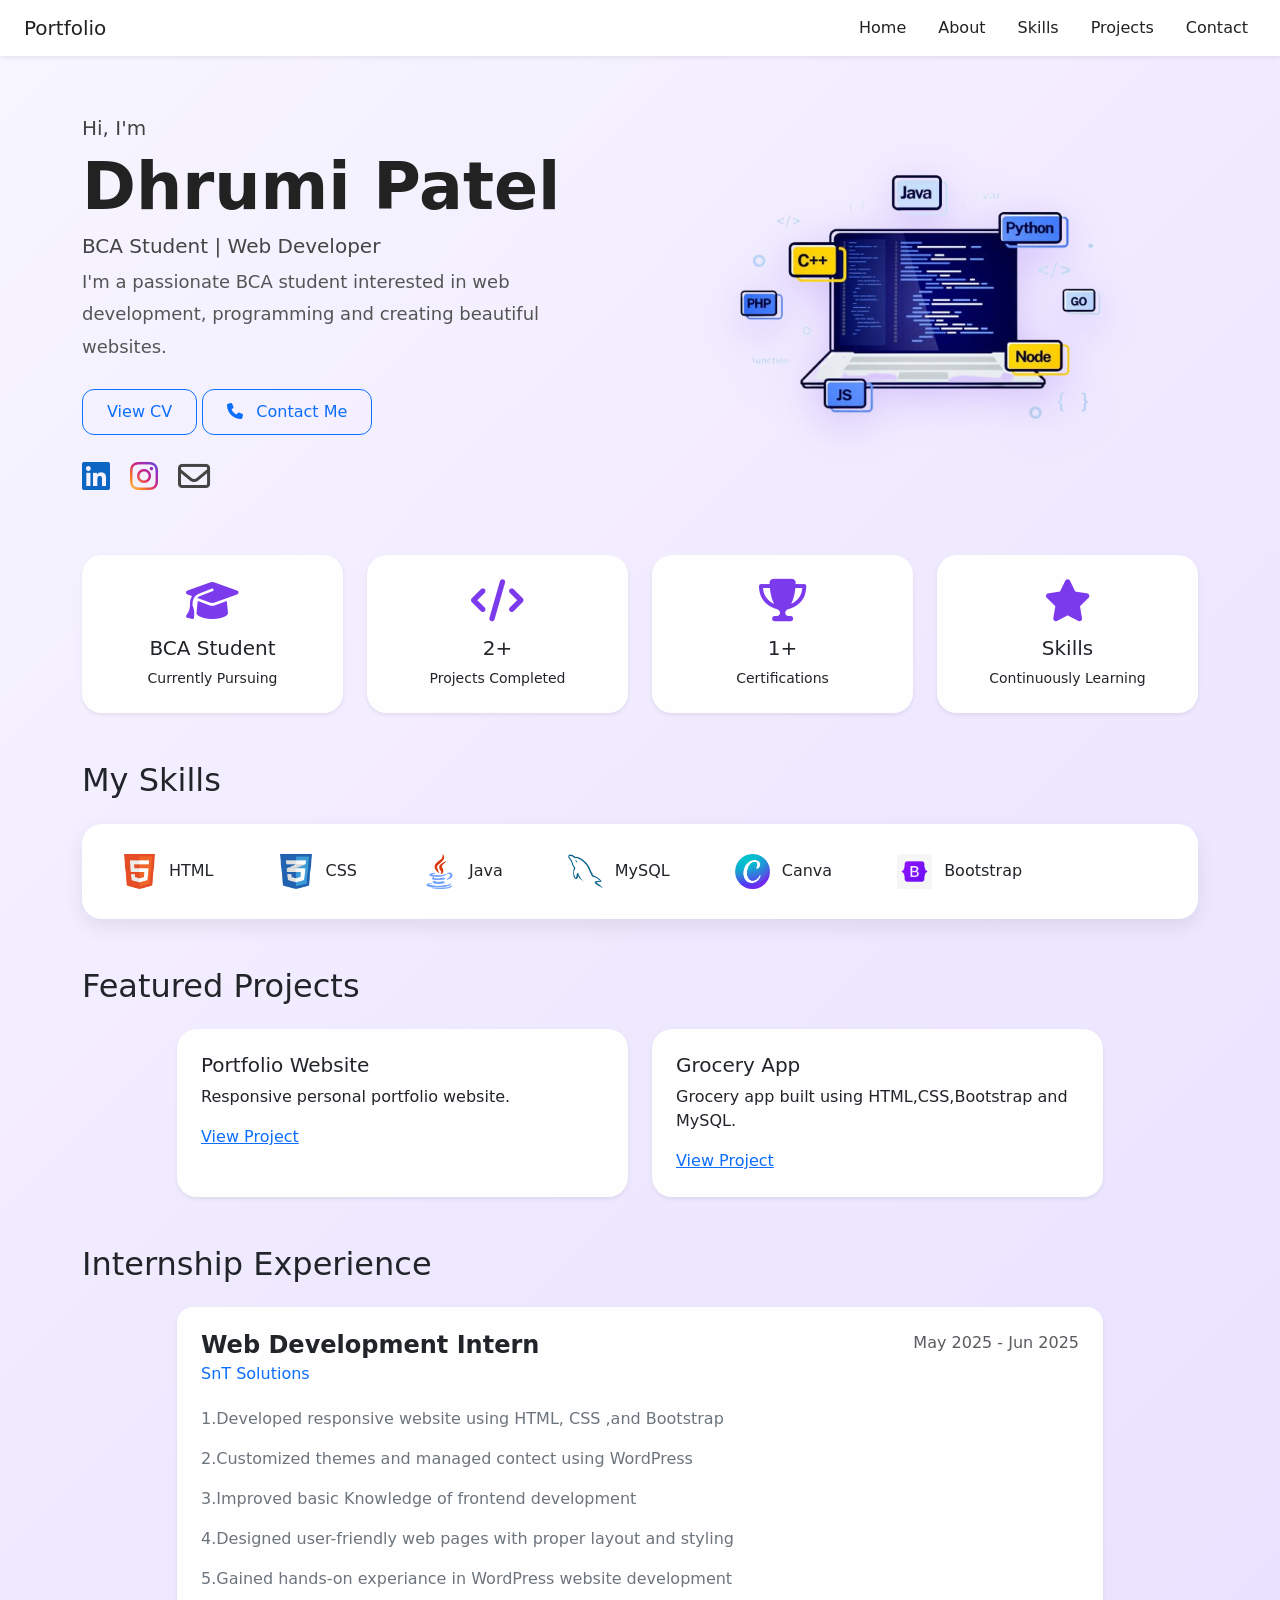
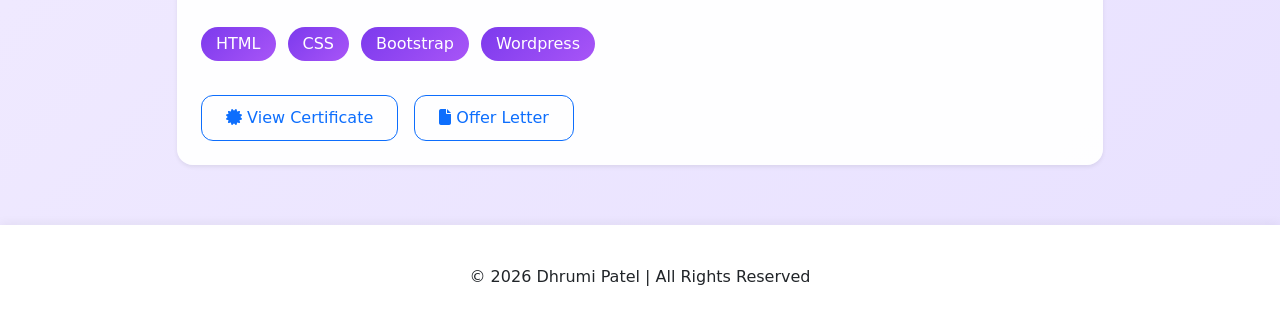
<file: index.html>
<!DOCTYPE html>
<html lang="en">
<head>
<meta charset="UTF-8">
<meta name="viewport" content="width=device-width, initial-scale=1.0">
<title>Dhrumi Patel Portfolio</title>
<!-- CSS -->
 <link rel="stylesheet" href="style.css">
<!-- Bootstrap -->
<link href="https://cdn.jsdelivr.net/npm/bootstrap@5.3.0/dist/css/bootstrap.min.css" rel="stylesheet">

<!-- Font Awesome -->
<link rel="stylesheet" href="https://cdnjs.cloudflare.com/ajax/libs/font-awesome/6.5.0/css/all.min.css">



</head>
<body>

<!-- Navbar -->
<nav class="navbar navbar-expand-lg shadow-sm px-4">
    <a class="navbar-brand" href="#">Portfolio</a>

    <div class="ms-auto">
        <ul class="navbar-nav d-flex flex-row gap-3">
            <li class="nav-item"><a class="nav-link" href="home.html">Home</a></li>
            <li class="nav-item"><a class="nav-link" href="about.html">About</a></li>
            <li class="nav-item"><a class="nav-link" href="skills.html">Skills</a></li>
            <li class="nav-item"><a class="nav-link" href="#">Projects</a></li>
            <li class="nav-item"><a class="nav-link" href="contact.html">Contact</a></li>
        </ul>
    </div>
</nav>

<!-- Hero Section -->
<section class="container hero">
    <div class="row align-items-center">

        <div class="col-md-6">
            <h5>Hi, I'm</h5>

            <h1 class="purple fw-bold">
                Dhrumi Patel
            </h1>

            <h5>BCA Student | Web Developer</h5>

            <p>
                I'm a passionate BCA student interested in
                web development, programming and creating
                beautiful websites.
            </p>

            <a href="Dhrumi  Patel - Resume .pdf" class="btn btn-outline-primary">
                View CV
            </a>

            <a href="tel:+919879926099" class="btn btn-outline-primary">
                <i class="fa-solid fa-phone me-2"></i>
                Contact Me
            </a>

            <div class="social-icons">

  <a href="https://www.linkedin.com/in/dhrumi-patel-aab698388/" target="_blank">
    <i class="fab fa-linkedin"></i>
  </a>

  <a href="https://www.instagram.com/dhrumiii_ptl._/" target="_blank">
    <i class="fab fa-instagram"></i>
  </a>

  <a href="https://mail.google.com/mail/u/0/?view=cm&fs=1&to=dhrumipatel2820@gmail.com" target="_blank">
    <i class="fa-regular fa-envelope"></i>
</a>

</div>


        </div>

        <div class="col-md-6 text-center">
            <img src="laptop.png" class="img-fluid" width="450">
        </div>

    </div>
</section>




<!-- Stats Section -->
<section class="container text-center mb-5">
    <div class="row g-4">

        <div class="col-md-3">
            <div class="card p-4 card-hover shadow-sm">
                <i class="fas fa-graduation-cap stat-icon"></i>
                <h5>BCA Student</h5>
                <small>Currently Pursuing</small>
            </div>
        </div>

        <div class="col-md-3">
            <div class="card p-4 card-hover shadow-sm">
                <i class="fas fa-code stat-icon"></i>
                <h5>2+</h5>
                <small>Projects Completed</small>
            </div>
        </div>

        <div class="col-md-3">
            <div class="card p-4 card-hover shadow-sm">
                <i class="fas fa-trophy stat-icon"></i>
                <h5>1+</h5>
                <small>Certifications</small>
            </div>
        </div>

        <div class="col-md-3">
            <div class="card p-4 card-hover shadow-sm">
                <i class="fas fa-star stat-icon"></i>
                <h5>Skills</h5>
                <small>Continuously Learning</small>
            </div>
        </div>

    </div>
</section>

<!-- Skills -->
<section class="container mt-5">
    <h2 class="mb-4">My Skills</h2>

    <div class="skills-container">

  <div class="skill-box">
    <img src="html.png" class="html-img">
    <span>HTML</span>
  </div>

  <div class="skill-box">
    <img src="css.jpeg" class="css-img">
    <span>CSS</span>
  </div>

  <div class="skill-box">
    <img src="java.png" class="java-img">
    <span>Java</span>
  </div>

  <div class="skill-box">
    <img src="mysql.png" class="mysql-img">
    <span>MySQL</span>
  </div>

  <div class="skill-box">
  <img src="canva.jpg" class="canva-img">

  <span>Canva</span>

</div>

  <div class="skill-box">
  <img src="bootstrap.png" class="bootstrap-img">

  <span>Bootstrap</span>

</div>

</div>

</section>

<!-- Projects -->
<section class="container mt-5">

    <h2 class="mb-4">Featured Projects</h2>

    <div class="row justify-content-center g-4">

        <!-- Project 1 -->
        <div class="col-md-5">
            <div class="card p-4 shadow-sm h-100">

                <h5>Portfolio Website</h5>

                <p>
                  Responsive personal portfolio website.
                </p>

                <a href="#">View Project</a>

            </div>
        </div>

        <!-- Project 2 -->
        <div class="col-md-5">
            <div class="card p-4 shadow-sm h-100">

                <h5>Grocery App</h5>

                <p>
                  Grocery app built using HTML,CSS,Bootstrap and MySQL.
                </p>

                <a href="#">View Project</a>

            </div>
        </div>

    </div>

</section>



<!-- Internship Experience Section -->

<section class="container mt-5">

    <h2 class="mb-4">Internship Experience</h2>

    <div class="row justify-content-center">

        <div class="col-md-10">

            <div class="card p-4 shadow-sm border-0 rounded-4">

                <div class="d-flex justify-content-between flex-wrap">

                    <div>
                        <h4 class="fw-bold mb-1">
                          Web Development Intern
                        </h4>

                        <h6 class="text-primary">
                          SnT Solutions
                        </h6>
                    </div>

                    <div>
                        <span class="text-muted">
                          May 2025 - Jun 2025
                        </span>
                    </div>

                </div>

                <p class="mt-3 text-secondary">

                    1.Developed responsive website using HTML, CSS ,and Bootstrap

                </p>

                <p class="text-secondary">

                    2.Customized themes and managed contect using WordPress
                </p>

                <p class="text-secondary">

                    3.Improved basic Knowledge of frontend development

                </p>

                <p class="text-secondary">

                    4.Designed user-friendly web pages with proper layout and styling
                </p>

                <p class="text-secondary">

                    5.Gained hands-on experiance in WordPress website development

                </p>

                <div class="badge-tags">
                    <span>HTML</span>
                    <span>CSS</span>
                    <span>Bootstrap</span>
                    <span>Wordpress</span>
                </div>
                


                <div class="d-flex gap-3 flex-wrap">

                    <!-- Certificate Button -->
                     
                <div class="d-flex gap-3 flex-wrap mt-4">
                    <a href="certificate.pdf"
                       target="_blank"
                       class="btn btn-outline-primary">

                        <i class="fa-solid fa-certificate"></i>

                        View Certificate

                    </a>

                    <!-- Offer Letter Button -->

                    <a href="offer-letter.pdf"
                       target="_blank"
                       class="btn btn-outline-primary">

                        <i class="fa-solid fa-file"></i>

                        Offer Letter

                    </a>
                    </div>
                </div>

            </div>

        </div>

    </div>

</section>  
<!-- Footer -->
<footer class="footer">
    
    <div class="footer-content">

        <p class="copyright">
            © 2026 Dhrumi Patel | All Rights Reserved
        </p>

    </div>

</footer>

</body>
</html>
</file>
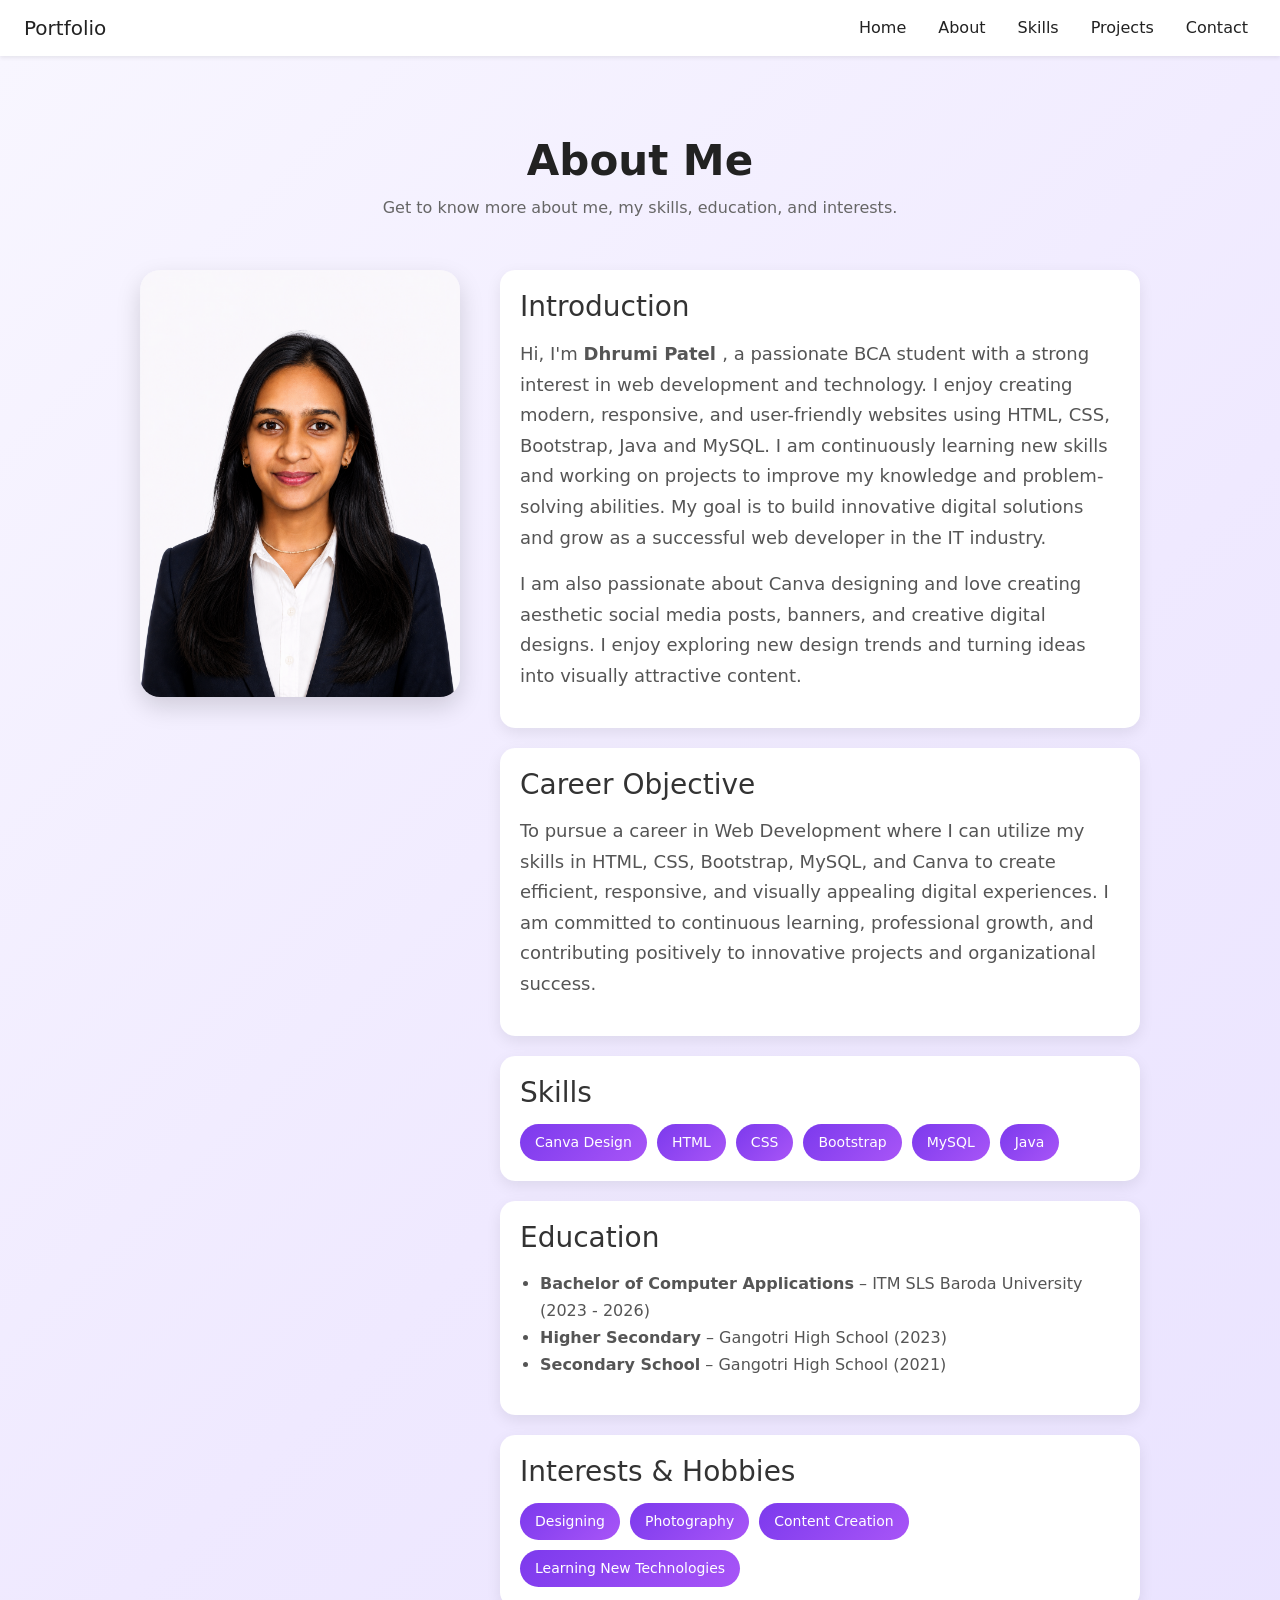
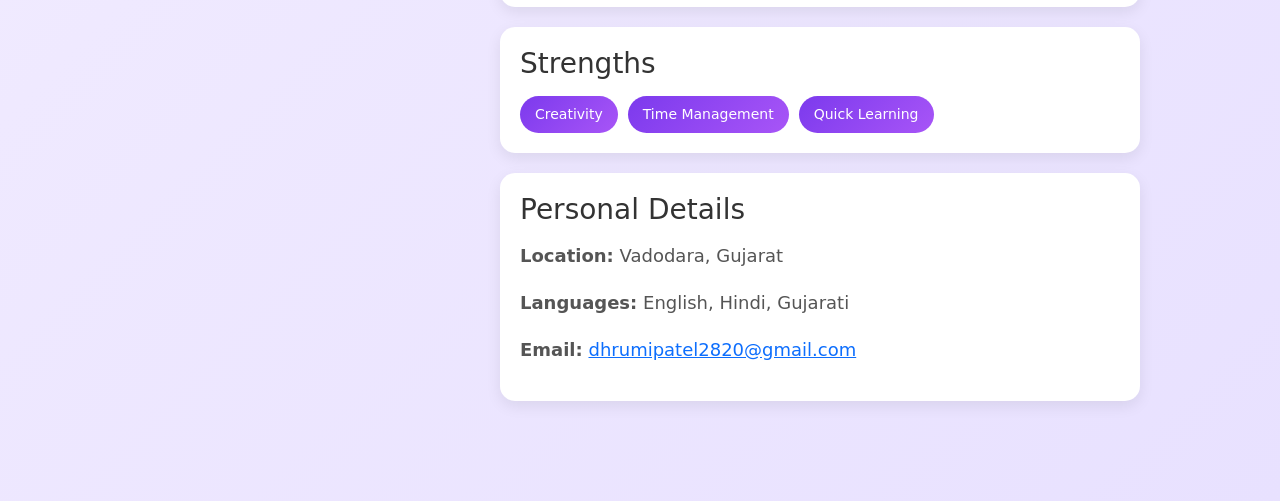
<file: about.html>
<!DOCTYPE html>
<html lang="en">

<head>

    <meta charset="UTF-8">

    <meta name="viewport"
          content="width=device-width, initial-scale=1.0">

    <title>About Me Section</title>

    <!-- CSS -->
     <link rel="stylesheet" href="style.css">
    <!-- Bootstrap -->

    <link href="https://cdn.jsdelivr.net/npm/bootstrap@5.3.3/dist/css/bootstrap.min.css"
          rel="stylesheet">

    <!-- Font Awesome -->

    <link rel="stylesheet"
          href="https://cdnjs.cloudflare.com/ajax/libs/font-awesome/6.5.1/css/all.min.css"/>


</head>

<body>


    <nav class="navbar navbar-expand-lg shadow-sm px-4">
    <a class="navbar-brand" href="#">Portfolio</a>

    <div class="ms-auto">
        <ul class="navbar-nav d-flex flex-row gap-3">
            <li class="nav-item"><a class="nav-link" href="home.html">Home</a></li>
            <li class="nav-item"><a class="nav-link" href="about.html">About</a></li>
            <li class="nav-item"><a class="nav-link" href="skills.html">Skills</a></li>
            <li class="nav-item"><a class="nav-link" href="#">Projects</a></li>
            <li class="nav-item"><a class="nav-link" href="contact.html">Contact</a></li>
        </ul>
    </div>
</nav>

    <section class="about-section" id="about">

    <div class="container">

        <div class="about-header">
            <h2>About Me</h2>
            <p>Get to know more about me, my skills, education, and interests.</p>
        </div>

        <div class="about-content">

            <!-- Left Side -->
            <div class="about-image">
                <img src="me.png" alt="Dhrumi Patel">
            </div>

            <!-- Right Side -->
            <div class="about-text">

                <!-- Introduction -->
                <div class="about-card">
                    <h3>Introduction</h3>
                    <p>
                        Hi, I'm <strong>Dhrumi Patel </strong>, a passionate BCA student with a strong interest in web development and technology. I enjoy creating modern, responsive, and user-friendly websites using HTML, CSS, Bootstrap, Java and MySQL. I am continuously learning new skills and working on projects to improve my knowledge and problem-solving abilities. My goal is to build innovative digital solutions and grow as a successful web developer in the IT industry.

                    </p>
                    <p>
                        I am also passionate about Canva designing and love creating aesthetic social media posts, banners, and creative digital designs. I enjoy exploring new design trends and turning ideas into visually attractive content.


                    </p>
                </div>

                <!-- Career Objective -->
                <div class="about-card">
                    <h3>Career Objective</h3>
                    <p>
                        To pursue a career in Web Development where I can utilize my skills in HTML, CSS, Bootstrap, MySQL, and Canva to create efficient, responsive, and visually appealing digital experiences. I am committed to continuous learning, professional growth, and contributing positively to innovative projects and organizational success.
                    </p>
                </div>

                <!-- Skills -->
                <div class="about-card">
                    <h3>Skills</h3>
                    <div class="tags">
                        <span>Canva Design</span>
                        <span>HTML</span>
                        <span>CSS</span>
                        <span>Bootstrap</span>
                        <span>MySQL</span>
                        <span>Java</span>
                    </div>
                </div>

                <!-- Education -->
                <div class="about-card">
                    <h3>Education</h3>
                    <ul>
                        <li><strong>Bachelor of Computer Applications</strong> – ITM SLS Baroda University (2023 - 2026)</li>
                        <li><strong>Higher Secondary</strong> – Gangotri High School (2023)</li>
                        <li><strong>Secondary School</strong> – Gangotri High School (2021)</li>
                    </ul>
                </div>

                

                <!-- Hobbies -->
                <div class="about-card">
                    <h3>Interests & Hobbies</h3>
                    <div class="tags">
                        <span>Designing</span>
                        <span>Photography</span>
                        <span>Content Creation</span>
                        <span>Learning New Technologies</span>
                    </div>
                </div>

                <!-- Strengths -->
                <div class="about-card">
                    <h3>Strengths</h3>
                    <div class="tags">
                        <span>Creativity</span>
                        <span>Time Management</span>
                        <span>Quick Learning</span>
                    </div>
                </div>

                <!-- Personal Details -->
                <div class="about-card">
                    <h3>Personal Details</h3>
                    <p><strong>Location:</strong> Vadodara, Gujarat</p>
                    <p><strong>Languages:</strong> English, Hindi, Gujarati</p>
                    <p><strong>Email:</strong> <a href="https://mail.google.com/mail/?view=cm&fs=1&to=dhrumipatel2820@gmail.com" target="_blank">
                        dhrumipatel2820@gmail.com
                    
                    </a></p>
                </div>

            </div>

        </div>

    </div>

</section>


    
</body>

</html>
</file>
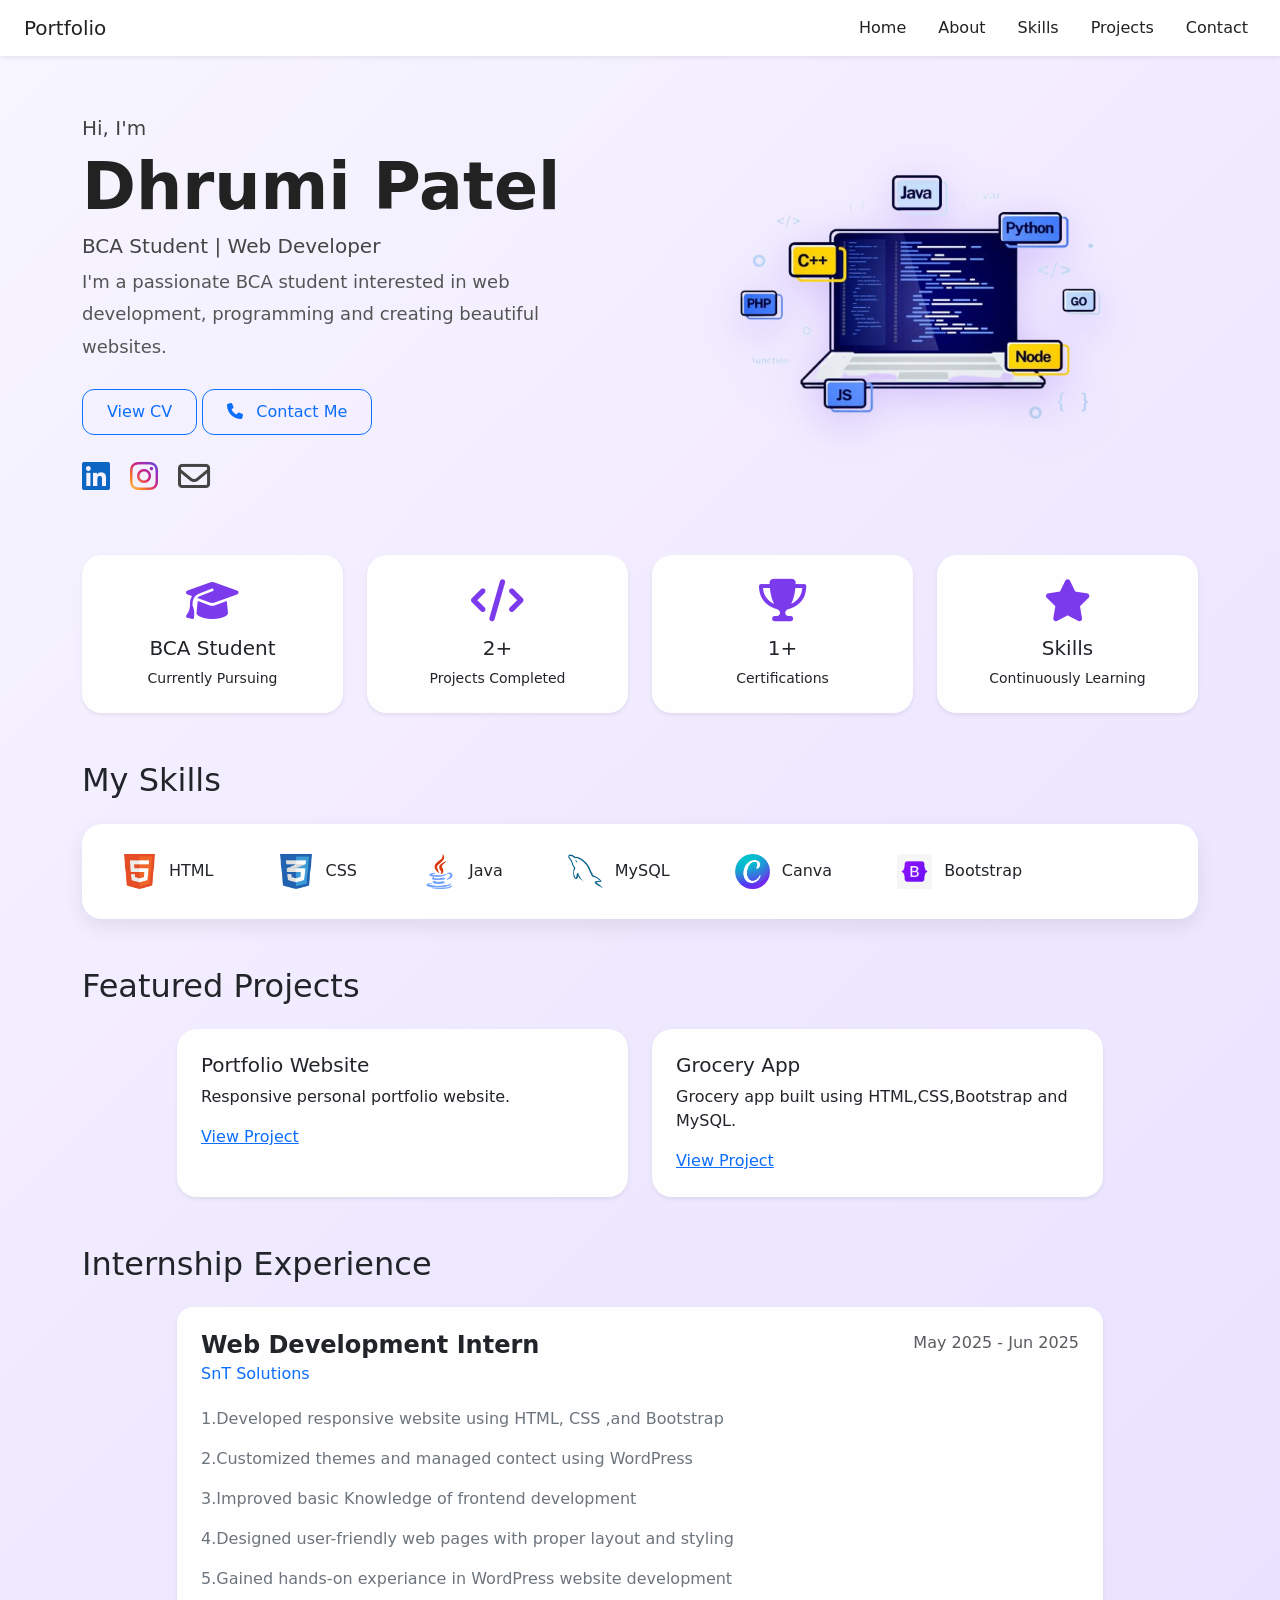
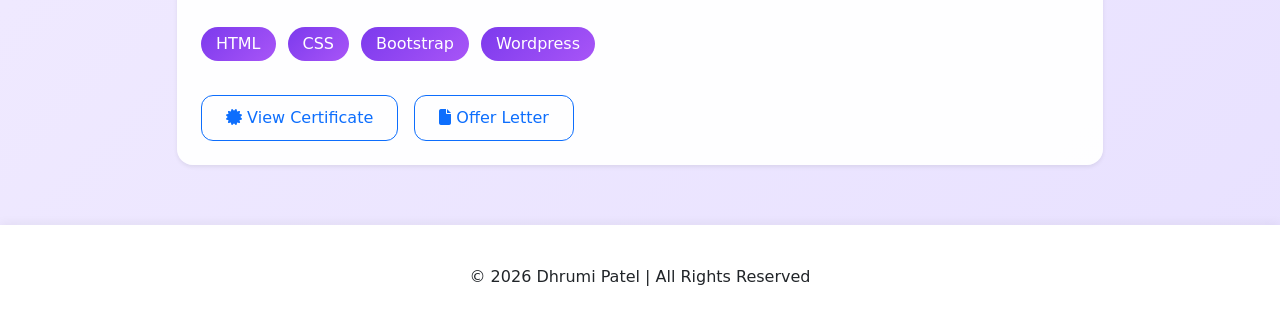
<file: home.html>
<!DOCTYPE html>
<html lang="en">
<head>
<meta charset="UTF-8">
<meta name="viewport" content="width=device-width, initial-scale=1.0">
<title>Dhrumi Patel Portfolio</title>
<!-- CSS -->
 <link rel="stylesheet" href="style.css">
<!-- Bootstrap -->
<link href="https://cdn.jsdelivr.net/npm/bootstrap@5.3.0/dist/css/bootstrap.min.css" rel="stylesheet">

<!-- Font Awesome -->
<link rel="stylesheet" href="https://cdnjs.cloudflare.com/ajax/libs/font-awesome/6.5.0/css/all.min.css">



</head>
<body>

<!-- Navbar -->
<nav class="navbar navbar-expand-lg shadow-sm px-4">
    <a class="navbar-brand" href="#">Portfolio</a>

    <div class="ms-auto">
        <ul class="navbar-nav d-flex flex-row gap-3">
            <li class="nav-item"><a class="nav-link" href="home.html">Home</a></li>
            <li class="nav-item"><a class="nav-link" href="about.html">About</a></li>
            <li class="nav-item"><a class="nav-link" href="skills.html">Skills</a></li>
            <li class="nav-item"><a class="nav-link" href="#">Projects</a></li>
            <li class="nav-item"><a class="nav-link" href="contact.html">Contact</a></li>
        </ul>
    </div>
</nav>

<!-- Hero Section -->
<section class="container hero">
    <div class="row align-items-center">

        <div class="col-md-6">
            <h5>Hi, I'm</h5>

            <h1 class="purple fw-bold">
                Dhrumi Patel
            </h1>

            <h5>BCA Student | Web Developer</h5>

            <p>
                I'm a passionate BCA student interested in
                web development, programming and creating
                beautiful websites.
            </p>

            <a href="Dhrumi  Patel - Resume .pdf" class="btn btn-outline-primary">
                View CV
            </a>

            <a href="tel:+919879926099" class="btn btn-outline-primary">
                <i class="fa-solid fa-phone me-2"></i>
                Contact Me
            </a>

            <div class="social-icons">

  <a href="https://www.linkedin.com/in/dhrumi-patel-aab698388/" target="_blank">
    <i class="fab fa-linkedin"></i>
  </a>

  <a href="https://www.instagram.com/dhrumiii_ptl._/" target="_blank">
    <i class="fab fa-instagram"></i>
  </a>

  <a href="https://mail.google.com/mail/?view=cm&fs=1&to=dhrumipatel2820@gmail.com" target="_blank">

   <i class="fa-regular fa-envelope"></i>

</a>

</div>


        </div>

        <div class="col-md-6 text-center">
            <img src="laptop.png" class="img-fluid" width="450">
        </div>

    </div>
</section>




<!-- Stats Section -->
<section class="container text-center mb-5">
    <div class="row g-4">

        <div class="col-md-3">
            <div class="card p-4 card-hover shadow-sm">
                <i class="fas fa-graduation-cap stat-icon"></i>
                <h5>BCA Student</h5>
                <small>Currently Pursuing</small>
            </div>
        </div>

        <div class="col-md-3">
            <div class="card p-4 card-hover shadow-sm">
                <i class="fas fa-code stat-icon"></i>
                <h5>2+</h5>
                <small>Projects Completed</small>
            </div>
        </div>

        <div class="col-md-3">
            <div class="card p-4 card-hover shadow-sm">
                <i class="fas fa-trophy stat-icon"></i>
                <h5>1+</h5>
                <small>Certifications</small>
            </div>
        </div>

        <div class="col-md-3">
            <div class="card p-4 card-hover shadow-sm">
                <i class="fas fa-star stat-icon"></i>
                <h5>Skills</h5>
                <small>Continuously Learning</small>
            </div>
        </div>

    </div>
</section>

<!-- Skills -->
<section class="container mt-5">
    <h2 class="mb-4">My Skills</h2>

    <div class="skills-container">

  <div class="skill-box">
    <img src="html.png" class="html-img">
    <span>HTML</span>
  </div>

  <div class="skill-box">
    <img src="css.jpeg" class="css-img">
    <span>CSS</span>
  </div>

  <div class="skill-box">
    <img src="java.png" class="java-img">
    <span>Java</span>
  </div>

  <div class="skill-box">
    <img src="mysql.png" class="mysql-img">
    <span>MySQL</span>
  </div>

  <div class="skill-box">
  <img src="canva.jpg" class="canva-img">

  <span>Canva</span>

</div>

  <div class="skill-box">
  <img src="bootstrap.png" class="bootstrap-img">

  <span>Bootstrap</span>

</div>

</div>

</section>

<!-- Projects -->
<section class="container mt-5">

    <h2 class="mb-4">Featured Projects</h2>

    <div class="row justify-content-center g-4">

        <!-- Project 1 -->
        <div class="col-md-5">
            <div class="card p-4 shadow-sm h-100">

                <h5>Portfolio Website</h5>

                <p>
                  Responsive personal portfolio website.
                </p>

                <a href="#">View Project</a>

            </div>
        </div>

        <!-- Project 2 -->
        <div class="col-md-5">
            <div class="card p-4 shadow-sm h-100">

                <h5>Grocery App</h5>

                <p>
                  Grocery app built using HTML,CSS,Bootstrap and MySQL.
                </p>

                <a href="#">View Project</a>

            </div>
        </div>

    </div>

</section>



<!-- Internship Experience Section -->

<section class="container mt-5">

    <h2 class="mb-4">Internship Experience</h2>

    <div class="row justify-content-center">

        <div class="col-md-10">

            <div class="card p-4 shadow-sm border-0 rounded-4">

                <div class="d-flex justify-content-between flex-wrap">

                    <div>
                        <h4 class="fw-bold mb-1">
                          Web Development Intern
                        </h4>

                        <h6 class="text-primary">
                          SnT Solutions
                        </h6>
                    </div>

                    <div>
                        <span class="text-muted">
                          May 2025 - Jun 2025
                        </span>
                    </div>

                </div>

                <p class="mt-3 text-secondary">

                    1.Developed responsive website using HTML, CSS ,and Bootstrap

                </p>

                <p class="text-secondary">

                    2.Customized themes and managed contect using WordPress
                </p>

                <p class="text-secondary">

                    3.Improved basic Knowledge of frontend development

                </p>

                <p class="text-secondary">

                    4.Designed user-friendly web pages with proper layout and styling
                </p>

                <p class="text-secondary">

                    5.Gained hands-on experiance in WordPress website development

                </p>

                <div class="badge-tags">
                    <span>HTML</span>
                    <span>CSS</span>
                    <span>Bootstrap</span>
                    <span>Wordpress</span>
                </div>
                


                <div class="d-flex gap-3 flex-wrap">

                    <!-- Certificate Button -->
                     
                <div class="d-flex gap-3 flex-wrap mt-4">
                    <a href="certificate.pdf"
                       target="_blank"
                       class="btn btn-outline-primary">

                        <i class="fa-solid fa-certificate"></i>

                        View Certificate

                    </a>

                    <!-- Offer Letter Button -->

                    <a href="offer-letter.pdf"
                       target="_blank"
                       class="btn btn-outline-primary">

                        <i class="fa-solid fa-file"></i>

                        Offer Letter

                    </a>
                    </div>
                </div>

            </div>

        </div>

    </div>

</section>  
<!-- Footer -->
<footer class="footer">
    
    <div class="footer-content">

        <p class="copyright">
            © 2026 Dhrumi Patel | All Rights Reserved
        </p>

    </div>

</footer>

</body>
</html>
</file>
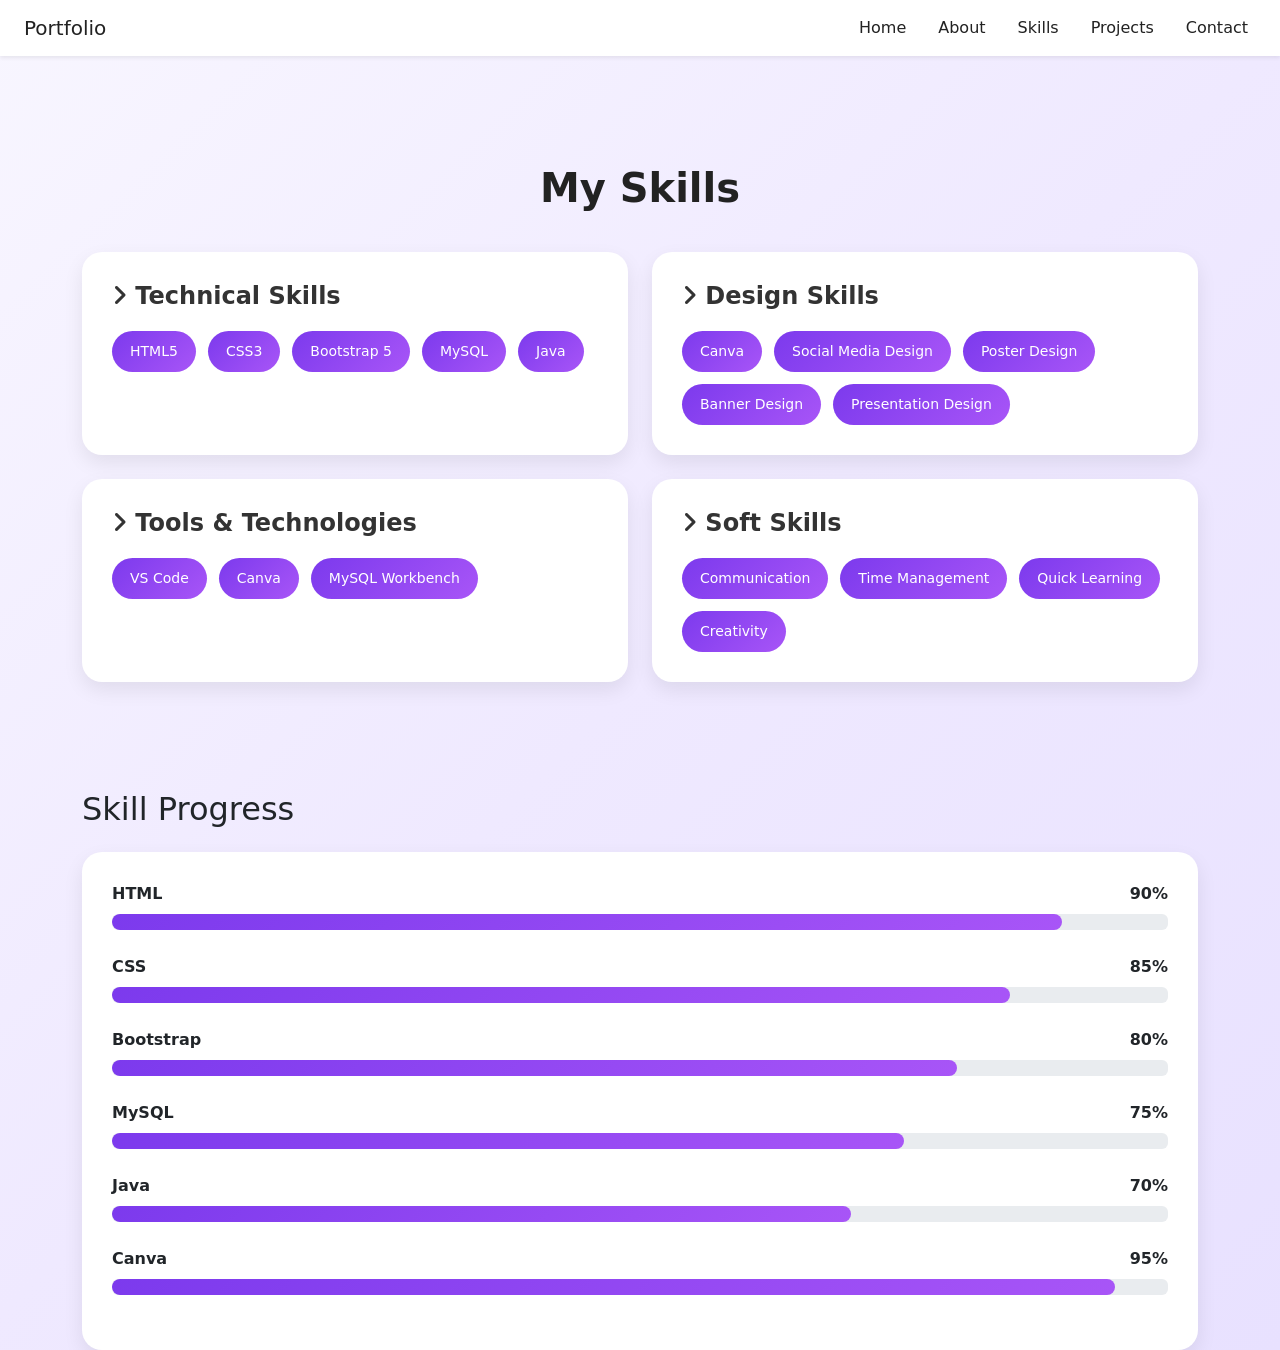
<file: skills.html>
<!DOCTYPE html>
<html lang="en">
<head>
<meta charset="UTF-8">
<meta name="viewport" content="width=device-width, initial-scale=1.0">
<title>Dhrumi Patel Portfolio</title>
<!-- CSS -->
 <link rel="stylesheet" href="style.css">
<!-- Bootstrap -->
<link href="https://cdn.jsdelivr.net/npm/bootstrap@5.3.0/dist/css/bootstrap.min.css" rel="stylesheet">

<!-- Font Awesome -->
<link rel="stylesheet" href="https://cdnjs.cloudflare.com/ajax/libs/font-awesome/6.5.0/css/all.min.css">



</head>
<body>

<!-- Navbar -->
<nav class="navbar navbar-expand-lg shadow-sm px-4">
    <a class="navbar-brand" href="#">Portfolio</a>

    <div class="ms-auto">
        <ul class="navbar-nav d-flex flex-row gap-3">
            <li class="nav-item"><a class="nav-link" href="home.html">Home</a></li>
            <li class="nav-item"><a class="nav-link" href="about.html">About</a></li>
            <li class="nav-item"><a class="nav-link" href="skills.html">Skills</a></li>
            <li class="nav-item"><a class="nav-link" href="#">Projects</a></li>
            <li class="nav-item"><a class="nav-link" href="contact.html">Contact</a></li>
        </ul>
    </div>
</nav>

<!-- Skills Section -->
<section class="skills-section container mt-5">

    <h2 class="section-title">My Skills</h2>

    <div class="row g-4">

        <!-- Technical Skills -->
        <div class="col-md-6">
            <div class="skill-card">
                <h3><i class="fa-solid fa-angle-right"></i> Technical Skills</h3>

                <div class="skill-tags">
                    <span>HTML5</span>
                    <span>CSS3</span>
                    <span>Bootstrap 5</span>
                    <span>MySQL</span>
                    <span>Java</span>
                </div>
            </div>
        </div>

        <!-- Design Skills -->
        <div class="col-md-6">
            <div class="skill-card">
                <h3><i class="fa-solid fa-angle-right"></i> Design Skills</h3>

                <div class="skill-tags">
                    <span>Canva</span>
                    <span>Social Media Design</span>
                    <span>Poster Design</span>
                    <span>Banner Design</span>
                    <span>Presentation Design</span>
                </div>
            </div>
        </div>

        <!-- Tools -->
        <div class="col-md-6">
            <div class="skill-card">
                <h3><i class="fa-solid fa-angle-right"></i> Tools & Technologies</h3>

                <div class="skill-tags">
                    <span>VS Code</span>
                    <span>Canva</span>
                    <span>MySQL Workbench</span>
                </div>
            </div>
        </div>

        <!-- Soft Skills -->
        <div class="col-md-6">
            <div class="skill-card">
                <h3><i class="fa-solid fa-angle-right"></i> Soft Skills</h3>

                <div class="skill-tags">
                    <span>Communication</span>
                    <span>Time Management</span>
                    <span>Quick Learning</span>
                    <span>Creativity</span>
                </div>
            </div>
        </div>

    </div>

</section>



<section class="container mt-5">

    <h2 class="mb-4">Skill Progress</h2>

    <div class="skill-progress-card">

        <div class="skill">
            <div class="d-flex justify-content-between">
                <span>HTML</span>
                <span>90%</span>
            </div>
            <div class="progress">
                <div class="progress-bar html-bar"></div>
            </div>
        </div>

        <div class="skill">
            <div class="d-flex justify-content-between">
                <span>CSS</span>
                <span>85%</span>
            </div>
            <div class="progress">
                <div class="progress-bar css-bar"></div>
            </div>
        </div>

        <div class="skill">
            <div class="d-flex justify-content-between">
                <span>Bootstrap</span>
                <span>80%</span>
            </div>
            <div class="progress">
                <div class="progress-bar bootstrap-bar"></div>
            </div>
        </div>

        <div class="skill">
            <div class="d-flex justify-content-between">
                <span>MySQL</span>
                <span>75%</span>
            </div>
            <div class="progress">
                <div class="progress-bar mysql-bar"></div>
            </div>
        </div>

        <div class="skill">
            <div class="d-flex justify-content-between">
                <span>Java</span>
                <span>70%</span>
            </div>
            <div class="progress">
                <div class="progress-bar java-bar"></div>
            </div>
        </div>

        <div class="skill">
            <div class="d-flex justify-content-between">
                <span>Canva</span>
                <span>95%</span>
            </div>
            <div class="progress">
                <div class="progress-bar canva-bar"></div>
            </div>
        </div>

    </div>

</section>
</body>
</html>
</file>
<file: style.css>
*{
    margin:0;
    padding:0;
    box-sizing:border-box;
}

body{
    font-family:'Poppins', sans-serif;
    background:linear-gradient(
        135deg,
        #f8f6ff 0%,
        #efe9ff 50%,
        #e8e1ff 100%
    );
    min-height:100vh;
    color:#222;
}

/* Navbar */

.navbar{
    background: #ffffff !important;
    padding:20px 40px;
}

.navbar-brand{
    font-size:28px;
    font-weight:500;
    color:#222 !important;
}

.nav-link{
    color:#222 !important;
    font-weight:500;
}

.nav-link:hover{
    color:#7c3aed !important;
}

/* Hero Section */

.hero{
    padding:60px 0;
}

.hero h5{
    color:#444;
}

.purple{
    font-size:65px;
    font-weight:800;
    color:#222 !important;
}

.hero p{
    color:#555;
    font-size:18px;
    line-height:1.8;
    max-width:550px;
}

/* Buttons */

.btn-outline-primary{
    border-radius:12px !important;
    padding:10px 24px !important;
    margin-top:10px;
}

.btn-outline-primary:hover{
    transform:translateY(-2px);
    transition:.3s;
}

/* Social Icons */

.social-icons{
    display:flex;
    gap:20px;
    align-items:center;
    margin-top:25px;
}

.social-icons a{
    text-decoration:none;
}

.social-icons i{
    font-size:32px;
    transition:.3s;
}

.social-icons i:hover{
    transform:scale(1.15);
}

/* LinkedIn */

.fa-linkedin{
    color:#0A66C2;
}

/* Instagram */

.fa-instagram{
    background:linear-gradient(
        45deg,
        #feda75,
        #fa7e1e,
        #d62976,
        #962fbf,
        #4f5bd5
    );
    -webkit-background-clip:text;
    -webkit-text-fill-color:transparent;
}

/* Mail */

.fa-envelope{
    color:#444;
}

/* Hero Image */

.hero img{
    filter:drop-shadow(0px 10px 20px rgba(124,58,237,0.25));
}

/* Cards */

.card{
    border:none !important;
    border-radius:20px !important;
    background:rgba(255,255,255,0.95) !important;
    box-shadow:0 8px 25px rgba(0,0,0,0.08);
    transition:.3s;
}

.card:hover{
    transform:translateY(-8px);
}

.stat-icon{
    font-size:42px;
    color:#7c3aed;
    margin-bottom:15px;
}

/* Skills */

.skills-container{
    display:flex;
    flex-wrap:wrap;
    align-items:center;
    gap:25px;
    background:#fff;
    padding:20px;
    border-radius:20px;
    box-shadow:0 8px 20px rgba(0,0,0,0.08);
}

.skill-box{
    display:flex;
    align-items:center;
    gap:12px;
    padding:10px 20px;
    border-radius:12px;
    transition:.3s;
}

.skill-box:hover{
    background:#f3efff;
    transform:translateY(-3px);
}

.skill-box span{
    font-weight:500;
}

.html-img,
.css-img,
.java-img,
.mysql-img,
.canva-img,
.bootstrap-img{
    width:35px;
    height:35px;
    object-fit:contain;
}

/* Projects */

h2{
    font-weight:700;
    color:#222;
    margin-bottom:25px;
}

/* Internship */

.badge-tags{
    display: flex;
    flex-wrap: wrap;
    gap: 12px;
    margin-top: 20px;
}

.badge-tags span{
    background: linear-gradient(
        135deg,
        #7c3aed,
        #a855f7);
    color: white;
    padding: 5px 15px;
    border-radius: 30px;
    font-size: 16px;
    font-weight: 500;
    display: inline-block;
}


.footer{
    background: #ffffff !important;
    padding: 40px 20px;
    text-align: center;
}

.copyright{
    margin-bottom:0;
    font-size:16px;
}
/* About Section */

.about-content{
    display:flex;
    align-items:center;
    justify-content:space-between;
    gap:60px;
}

.about-image img{
    width:320px;
    border-radius:20px;
    box-shadow:0 10px 25px rgba(0,0,0,0.1);
}

.about-text h2{
    font-size:42px;
    font-weight:700;
}

.about-text p{
    font-size:18px;
    line-height:1.8;
    color:#555;
}

/* Footer */

footer{
    margin-top:60px;
    background:#fff;
    padding:25px;
    text-align:center;
    box-shadow:0 -2px 10px rgba(0,0,0,0.05);
}

/* Responsive */

@media(max-width:768px){

    .purple{
        font-size:45px;
    }

    .hero{
        text-align:center;
    }

    .social-icons{
        justify-content:center;
    }

    .about-content{
        flex-direction:column;
        text-align:center;
    }

    .skills-container{
        justify-content:center;
    }
}




/* about section*/


.about-section{
    padding: 80px 10%;
    background: linear-gradient(
        135deg,
        #f8f6ff 0%,
        #efe9ff 50%,
        #e8e1ff 100%);
}

.about-header{
    text-align: center;
    margin-bottom: 50px;
}

.about-header h2{
    font-size: 42px;
    font-weight: 700;
    color: #222;
}

.about-header p{
    color: #666;
    margin-top: 10px;
}

.about-content{
    display: flex;
    gap: 40px;
    align-items: flex-start;
}

.about-image{
    flex: 1;
    text-align: center;
}

.about-image img{
    width: 100%;
    max-width: 350px;
    border-radius: 20px;
    box-shadow: 0 10px 25px rgba(0,0,0,0.15);
}

.about-text{
    flex: 2;
}

.about-card{
    background: #fff;
    padding: 20px;
    margin-bottom: 20px;
    border-radius: 15px;
    box-shadow: 0 5px 15px rgba(0,0,0,0.08);
}

.about-card h3{
    margin-bottom: 15px;
    color: #333;
}

.about-card p,
.about-card li{
    color: #555;
    line-height: 1.7;
}

.about-card ul{
    padding-left: 20px;
}

.tags{
    display: flex;
    flex-wrap: wrap;
    gap: 10px;
}

.tags span{
    background: linear-gradient(
        135deg,
        #7c3aed,
        #a855f7);
    color: white;
    padding: 8px 15px;
    border-radius: 30px;
    font-size: 14px;
}

@media(max-width: 768px){

    .about-content{
        flex-direction: column;
    }

    .about-header h2{
        font-size: 32px;
    }

    .about-image img{
        max-width: 250px;
    }
}



/* Skills Section */

.skills-section{
    padding:60px 0;
}

.section-title{
    text-align:center;
    font-size:40px;
    font-weight:700;
    color:#222;
    margin-bottom:40px;
}

.skill-card{
    background:#fff;
    padding:30px;
    border-radius:20px;
    box-shadow:0 8px 20px rgba(0,0,0,0.08);
    height:100%;
    transition:0.3s;
}

.skill-card:hover{
    transform:translateY(-8px);
}

.skill-card h3{
    margin-bottom:20px;
    font-size:24px;
    font-weight:600;
    color:#333;
}

.skill-tags{
    display:flex;
    flex-wrap:wrap;
    gap:12px;
}

.skill-tags span{
    background:linear-gradient(
        135deg,
        #7c3aed,
        #a855f7
    );
    color:white;
    padding:10px 18px;
    border-radius:30px;
    font-size:14px;
    font-weight:500;
    transition:0.3s;
}

.skill-tags span:hover{
    transform:scale(1.05);
}

@media(max-width:768px){

    .section-title{
        font-size:32px;
    }

    .skill-card{
        padding:20px;
    }

}


.skill-progress-card{
    background:#fff;
    padding:30px;
    border-radius:20px;
    box-shadow:0 8px 20px rgba(0,0,0,0.08);
}

.skill{
    margin-bottom:25px;
}

.skill span{
    font-weight:600;
}

.progress{
    height:12px;
    margin-top:8px;
    border-radius:20px;
    background:#e5e7eb;
}

.progress-bar{
    height:100%;
    border-radius:20px;
    background:linear-gradient(
        135deg,
        #7c3aed,
        #a855f7
    );
}

/* Widths */

.html-bar{
    width:90%;
}

.css-bar{
    width:85%;
}

.bootstrap-bar{
    width:80%;
}

.mysql-bar{
    width:75%;
}

.java-bar{
    width:70%;
}

.canva-bar{
    width:95%;
}


/* Contact Section */

.contact-section{
    padding:60px 0;
}

.section-title{
    text-align:center;
    font-size:40px;
    font-weight:700;
    color:#222;
    margin-bottom:40px;
}

.contact-card{
    background:#fff;
    padding:30px;
    border-radius:20px;
    box-shadow:0 8px 20px rgba(0,0,0,0.08);
    height:100%;
}

.contact-card h3{
    margin-bottom:20px;
    font-weight:600;
}

.contact-card p{
    color:#555;
    line-height:1.7;
}

.info-box{
    display:flex;
    align-items:flex-start;
    gap:15px;
    margin-bottom:25px;
}

.info-box i{
    font-size:22px;
    color:#7c3aed;
    margin-top:5px;
}

.info-box h5{
    margin-bottom:5px;
}

.info-box a{
    text-decoration:none;
    color:#555;
}

.contact-social{
    margin-top:25px;
}

.contact-social a{
    text-decoration:none;
    margin-right:15px;
}

.contact-social i{
    font-size:28px;
    transition:0.3s;
}

.contact-social i:hover{
    transform:scale(1.15);
}

.form-control{
    border-radius:12px;
    padding:12px;
}

.btn-primary{
    background:#7c3aed;
    border:none;
    padding:12px 25px;
    border-radius:12px;
}

.btn-primary:hover{
    background:#6d28d9;
}

@media(max-width:768px){

    .section-title{
        font-size:32px;
    }

    .contact-card{
        padding:20px;
    }

}
</file>
